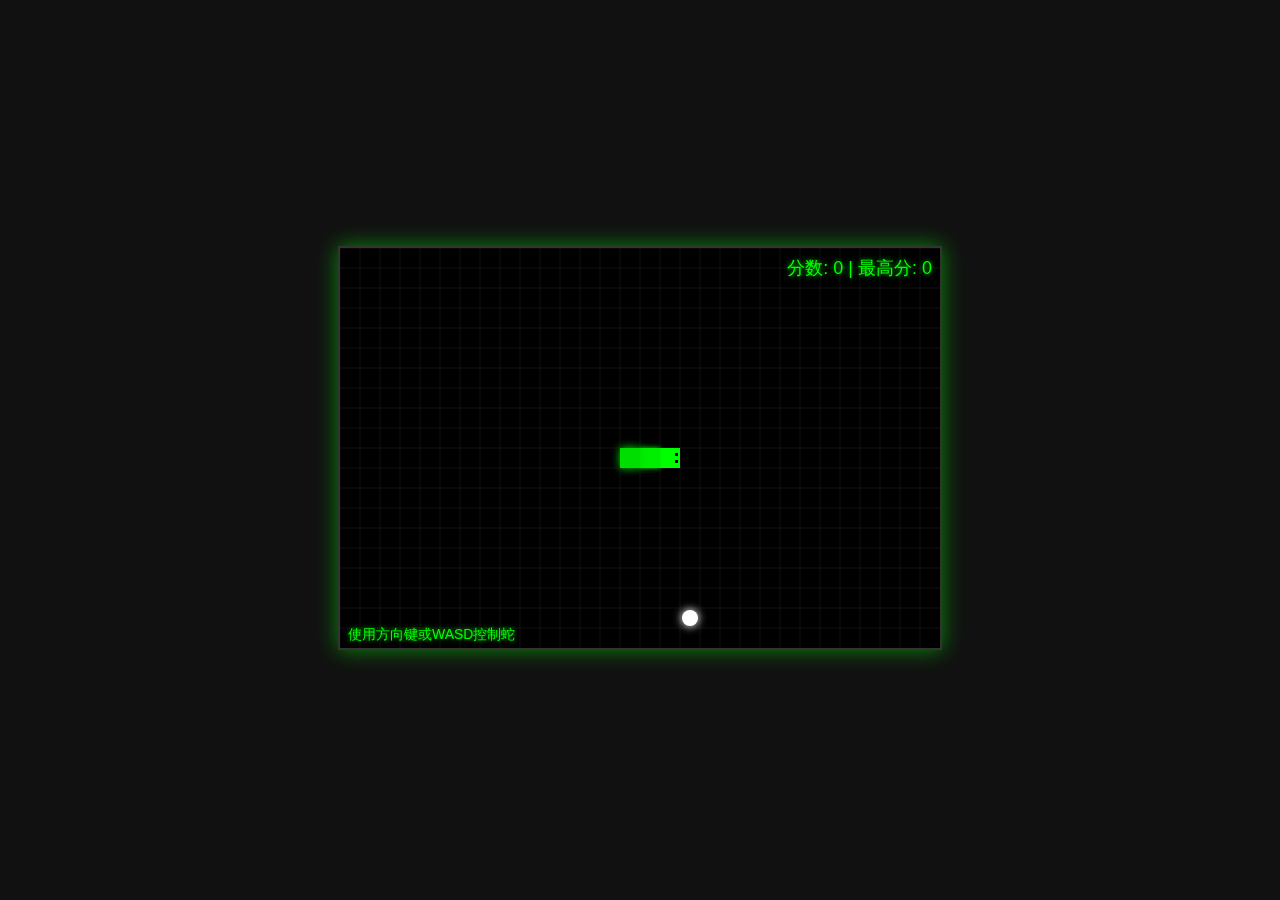
<file: 贪吃蛇.html>
<!DOCTYPE html>
<html lang="zh">
<head>
    <meta charset="UTF-8">
    <meta name="viewport" content="width=device-width, initial-scale=1.0">
    <title>炫酷贪吃蛇</title>
    <style>
        body {
            margin: 0;
            padding: 0;
            display: flex;
            justify-content: center;
            align-items: center;
            height: 100vh;
            background: #111;
            font-family: Arial, sans-serif;
            overflow: hidden;
        }
        
        .game-container {
            position: relative;
        }
        
        canvas {
            border: 2px solid #333;
            box-shadow: 0 0 20px rgba(0, 255, 0, 0.5);
        }
        
        .score-panel {
            position: absolute;
            top: 10px;
            right: 10px;
            color: #0f0;
            font-size: 18px;
            text-shadow: 0 0 5px rgba(0, 255, 0, 0.8);
        }
        
        .game-over {
            position: absolute;
            top: 50%;
            left: 50%;
            transform: translate(-50%, -50%);
            color: #f00;
            font-size: 36px;
            font-weight: bold;
            text-shadow: 0 0 10px rgba(255, 0, 0, 0.8);
            display: none;
        }
        
        .start-button {
            position: absolute;
            top: 60%;
            left: 50%;
            transform: translate(-50%, -50%);
            padding: 10px 20px;
            background: #0f0;
            color: #000;
            border: none;
            border-radius: 5px;
            font-size: 18px;
            cursor: pointer;
            display: none;
        }
        
        .controls {
            position: absolute;
            bottom: 10px;
            left: 10px;
            color: #0f0;
            font-size: 14px;
            text-shadow: 0 0 5px rgba(0, 255, 0, 0.8);
        }
    </style>
</head>
<body>
    <div class="game-container">
        <canvas id="gameCanvas"></canvas>
        <div class="score-panel">
            分数: <span id="score">0</span> | 最高分: <span id="highScore">0</span>
        </div>
        <div id="gameOver" class="game-over">游戏结束!</div>
        <button id="startButton" class="start-button">重新开始</button>
        <div class="controls">使用方向键或WASD控制蛇</div>
    </div>

    <script>
        document.addEventListener('DOMContentLoaded', () => {
            const canvas = document.getElementById('gameCanvas');
            const ctx = canvas.getContext('2d');
            const scoreElement = document.getElementById('score');
            const highScoreElement = document.getElementById('highScore');
            const gameOverElement = document.getElementById('gameOver');
            const startButton = document.getElementById('startButton');
            
            // 设置画布大小
            canvas.width = 600;
            canvas.height = 400;
            
            // 游戏变量
            const gridSize = 20;
            const gridWidth = canvas.width / gridSize;
            const gridHeight = canvas.height / gridSize;
            
            let snake = [];
            let food = {};
            let bonusFood = {};
            let direction = 'right';
            let newDirection = 'right';
            let score = 0;
            let highScore = localStorage.getItem('snakeHighScore') || 0;
            let gameSpeed = 100;
            let gameLoop;
            let isPaused = false;
            let particles = [];
            let hasBonusFood = false;
            let bonusFoodTimer = 0;
            let effectsTimer = 0;
            let snakeColors = ['#00ff00', '#00ee00', '#00dd00', '#00cc00', '#00bb00'];
            
            highScoreElement.textContent = highScore;
            
            // 初始化游戏
            function initGame() {
                // 创建蛇
                snake = [
                    {x: 10, y: 10},
                    {x: 9, y: 10},
                    {x: 8, y: 10}
                ];
                
                // 创建食物
                createFood();
                
                // 重置变量
                direction = 'right';
                newDirection = 'right';
                score = 0;
                scoreElement.textContent = score;
                gameSpeed = 100;
                particles = [];
                hasBonusFood = false;
                bonusFoodTimer = 0;
                effectsTimer = 0;
                
                // 隐藏游戏结束和开始按钮
                gameOverElement.style.display = 'none';
                startButton.style.display = 'none';
                
                // 启动游戏循环
                clearInterval(gameLoop);
                gameLoop = setInterval(gameUpdate, gameSpeed);
            }
            
            // 创建食物
            function createFood() {
                food = {
                    x: Math.floor(Math.random() * gridWidth),
                    y: Math.floor(Math.random() * gridHeight),
                    color: getRandomColor()
                };
                
                // 确保食物不在蛇身上
                for (let segment of snake) {
                    if (segment.x === food.x && segment.y === food.y) {
                        createFood();
                        break;
                    }
                }
            }
            
            // 创建奖励食物
            function createBonusFood() {
                bonusFood = {
                    x: Math.floor(Math.random() * gridWidth),
                    y: Math.floor(Math.random() * gridHeight),
                    color: '#ff00ff',
                    value: Math.floor(Math.random() * 3) + 3,
                    timeLeft: 100
                };
                
                // 确保奖励食物不在蛇身上或常规食物位置
                for (let segment of snake) {
                    if ((segment.x === bonusFood.x && segment.y === bonusFood.y) || 
                        (food.x === bonusFood.x && food.y === bonusFood.y)) {
                        createBonusFood();
                        break;
                    }
                }
                
                hasBonusFood = true;
            }
            
            // 游戏更新
            function gameUpdate() {
                if (isPaused) return;
                
                moveSnake();
                checkCollision();
                drawGame();
                
                // 奖励食物处理
                bonusFoodTimer++;
                if (bonusFoodTimer >= 150 && !hasBonusFood) {
                    createBonusFood();
                    bonusFoodTimer = 0;
                }
                
                // 特效更新
                updateParticles();
                effectsTimer++;
            }
            
            // 移动蛇
            function moveSnake() {
                direction = newDirection;
                
                // 创建新头部
                const head = {x: snake[0].x, y: snake[0].y};
                
                switch(direction) {
                    case 'up':
                        head.y--;
                        break;
                    case 'down':
                        head.y++;
                        break;
                    case 'left':
                        head.x--;
                        break;
                    case 'right':
                        head.x++;
                        break;
                }
                
                // 边界处理 - 穿墙
                if (head.x < 0) head.x = gridWidth - 1;
                if (head.x >= gridWidth) head.x = 0;
                if (head.y < 0) head.y = gridHeight - 1;
                if (head.y >= gridHeight) head.y = 0;
                
                // 将新头部添加到蛇的前面
                snake.unshift(head);
                
                // 检查是否吃到食物
                let ate = false;
                
                if (head.x === food.x && head.y === food.y) {
                    score++;
                    scoreElement.textContent = score;
                    createFood();
                    createParticles(head.x * gridSize, head.y * gridSize, food.color);
                    ate = true;
                    
                    // 增加游戏速度
                    if (score % 5 === 0) {
                        gameSpeed = Math.max(50, gameSpeed - 5);
                        clearInterval(gameLoop);
                        gameLoop = setInterval(gameUpdate, gameSpeed);
                    }
                }
                
                // 检查是否吃到奖励食物
                if (hasBonusFood && head.x === bonusFood.x && head.y === bonusFood.y) {
                    score += bonusFood.value;
                    scoreElement.textContent = score;
                    createParticles(head.x * gridSize, head.y * gridSize, bonusFood.color, 30);
                    hasBonusFood = false;
                    bonusFoodTimer = 0;
                    ate = true;
                }
                
                // 如果没有吃到食物，则移除尾部
                if (!ate) {
                    snake.pop();
                }
                
                // 更新奖励食物计时器
                if (hasBonusFood) {
                    bonusFood.timeLeft--;
                    if (bonusFood.timeLeft <= 0) {
                        hasBonusFood = false;
                        bonusFoodTimer = 0;
                    }
                }
            }
            
            // 检查碰撞
            function checkCollision() {
                const head = snake[0];
                
                // 检查蛇是否碰到自己
                for (let i = 1; i < snake.length; i++) {
                    if (head.x === snake[i].x && head.y === snake[i].y) {
                        gameOver();
                        return;
                    }
                }
            }
            
            // 游戏结束
            function gameOver() {
                clearInterval(gameLoop);
                gameOverElement.style.display = 'block';
                startButton.style.display = 'block';
                
                // 更新最高分
                if (score > highScore) {
                    highScore = score;
                    highScoreElement.textContent = highScore;
                    localStorage.setItem('snakeHighScore', highScore);
                }
            }
            
            // 绘制游戏
            function drawGame() {
                // 清除画布
                ctx.fillStyle = '#000';
                ctx.fillRect(0, 0, canvas.width, canvas.height);
                
                // 绘制网格
                drawGrid();
                
                // 绘制蛇
                drawSnake();
                
                // 绘制食物
                drawFood();
                
                // 绘制奖励食物
                if (hasBonusFood) {
                    drawBonusFood();
                }
                
                // 绘制粒子效果
                drawParticles();
            }
            
            // 绘制网格
            function drawGrid() {
                ctx.strokeStyle = '#222';
                ctx.lineWidth = 0.5;
                
                for (let x = 0; x < canvas.width; x += gridSize) {
                    ctx.beginPath();
                    ctx.moveTo(x, 0);
                    ctx.lineTo(x, canvas.height);
                    ctx.stroke();
                }
                
                for (let y = 0; y < canvas.height; y += gridSize) {
                    ctx.beginPath();
                    ctx.moveTo(0, y);
                    ctx.lineTo(canvas.width, y);
                    ctx.stroke();
                }
            }
            
            // 绘制蛇
            function drawSnake() {
                snake.forEach((segment, index) => {
                    const colorIndex = index % snakeColors.length;
                    ctx.fillStyle = snakeColors[colorIndex];
                    
                    // 为头部绘制特殊效果
                    if (index === 0) {
                        ctx.fillStyle = '#00ff00';
                        
                        // 绘制蛇头
                        const x = segment.x * gridSize;
                        const y = segment.y * gridSize;
                        ctx.fillRect(x, y, gridSize, gridSize);
                        
                        // 绘制眼睛
                        ctx.fillStyle = '#000';
                        
                        if (direction === 'right') {
                            ctx.fillRect(x + gridSize - 5, y + 5, 3, 3);
                            ctx.fillRect(x + gridSize - 5, y + gridSize - 8, 3, 3);
                        } else if (direction === 'left') {
                            ctx.fillRect(x + 2, y + 5, 3, 3);
                            ctx.fillRect(x + 2, y + gridSize - 8, 3, 3);
                        } else if (direction === 'up') {
                            ctx.fillRect(x + 5, y + 2, 3, 3);
                            ctx.fillRect(x + gridSize - 8, y + 2, 3, 3);
                        } else if (direction === 'down') {
                            ctx.fillRect(x + 5, y + gridSize - 5, 3, 3);
                            ctx.fillRect(x + gridSize - 8, y + gridSize - 5, 3, 3);
                        }
                    } else {
                        // 绘制身体部分，带有光晕效果
                        const glow = Math.sin(Date.now() / 200 + index * 0.5) * 5 + 5;
                        ctx.shadowColor = snakeColors[colorIndex];
                        ctx.shadowBlur = glow;
                        ctx.fillRect(segment.x * gridSize, segment.y * gridSize, gridSize, gridSize);
                        ctx.shadowBlur = 0;
                    }
                });
            }
            
            // 绘制食物
            function drawFood() {
                ctx.fillStyle = food.color;
                ctx.shadowColor = food.color;
                ctx.shadowBlur = 10;
                
                const x = food.x * gridSize;
                const y = food.y * gridSize;
                const size = gridSize * 0.8;
                const offset = (gridSize - size) / 2;
                
                ctx.beginPath();
                ctx.arc(x + gridSize/2, y + gridSize/2, size/2, 0, Math.PI * 2);
                ctx.fill();
                
                // 绘制闪光效果
                const pulseSize = size * (0.8 + Math.sin(Date.now() / 200) * 0.2);
                ctx.fillStyle = 'rgba(255, 255, 255, 0.3)';
                ctx.beginPath();
                ctx.arc(x + gridSize/2, y + gridSize/2, pulseSize/2, 0, Math.PI * 2);
                ctx.fill();
                
                ctx.shadowBlur = 0;
            }
            
            // 绘制奖励食物
            function drawBonusFood() {
                const blinkRate = bonusFood.timeLeft < 30 ? 200 : 500;
                const isVisible = bonusFood.timeLeft % blinkRate < blinkRate / 2 || bonusFood.timeLeft > 30;
                
                if (isVisible) {
                    ctx.fillStyle = bonusFood.color;
                    ctx.shadowColor = bonusFood.color;
                    ctx.shadowBlur = 15;
                    
                    const x = bonusFood.x * gridSize;
                    const y = bonusFood.y * gridSize;
                    
                    // 绘制星形
                    drawStar(x + gridSize/2, y + gridSize/2, 5, gridSize * 0.4, gridSize * 0.2);
                    
                    // 显示分值
                    ctx.fillStyle = '#fff';
                    ctx.font = 'bold 10px Arial';
                    ctx.textAlign = 'center';
                    ctx.fillText(`+${bonusFood.value}`, x + gridSize/2, y + gridSize/2 + 3);
                    
                    ctx.shadowBlur = 0;
                }
            }
            
            // 绘制星形
            function drawStar(cx, cy, spikes, outerRadius, innerRadius) {
                let rot = Math.PI / 2 * 3;
                let x = cx;
                let y = cy;
                let step = Math.PI / spikes;
                
                ctx.beginPath();
                ctx.moveTo(cx, cy - outerRadius);
                
                for (let i = 0; i < spikes; i++) {
                    x = cx + Math.cos(rot) * outerRadius;
                    y = cy + Math.sin(rot) * outerRadius;
                    ctx.lineTo(x, y);
                    rot += step;
                    
                    x = cx + Math.cos(rot) * innerRadius;
                    y = cy + Math.sin(rot) * innerRadius;
                    ctx.lineTo(x, y);
                    rot += step;
                }
                
                ctx.lineTo(cx, cy - outerRadius);
                ctx.closePath();
                ctx.fill();
            }
            
            // 粒子效果
            function createParticles(x, y, color, count = 15) {
                for (let i = 0; i < count; i++) {
                    particles.push({
                        x: x + gridSize / 2,
                        y: y + gridSize / 2,
                        vx: (Math.random() - 0.5) * 5,
                        vy: (Math.random() - 0.5) * 5,
                        radius: Math.random() * 3 + 1,
                        color: color,
                        life: 30
                    });
                }
            }
            
            function updateParticles() {
                for (let i = particles.length - 1; i >= 0; i--) {
                    const p = particles[i];
                    p.x += p.vx;
                    p.y += p.vy;
                    p.life--;
                    
                    if (p.life <= 0) {
                        particles.splice(i, 1);
                    }
                }
            }
            
            function drawParticles() {
                for (let p of particles) {
                    ctx.fillStyle = p.color;
                    ctx.globalAlpha = p.life / 30;
                    ctx.beginPath();
                    ctx.arc(p.x, p.y, p.radius, 0, Math.PI * 2);
                    ctx.fill();
                }
                ctx.globalAlpha = 1;
            }
            
            // 获取随机颜色
            function getRandomColor() {
                const colors = ['#ff0000', '#00ffff', '#ffff00', '#ff00ff', '#ffffff'];
                return colors[Math.floor(Math.random() * colors.length)];
            }
            
            // 按键控制
            document.addEventListener('keydown', (e) => {
                switch(e.key) {
                    case 'ArrowUp':
                    case 'w':
                    case 'W':
                        if (direction !== 'down') newDirection = 'up';
                        break;
                    case 'ArrowDown':
                    case 's':
                    case 'S':
                        if (direction !== 'up') newDirection = 'down';
                        break;
                    case 'ArrowLeft':
                    case 'a':
                    case 'A':
                        if (direction !== 'right') newDirection = 'left';
                        break;
                    case 'ArrowRight':
                    case 'd':
                    case 'D':
                        if (direction !== 'left') newDirection = 'right';
                        break;
                    case ' ':
                        isPaused = !isPaused;
                        break;
                }
            });
            
            // 开始游戏按钮
            startButton.addEventListener('click', initGame);
            
            // 初始化游戏
            initGame();
        });
    </script>
</body>
</html>
</file>
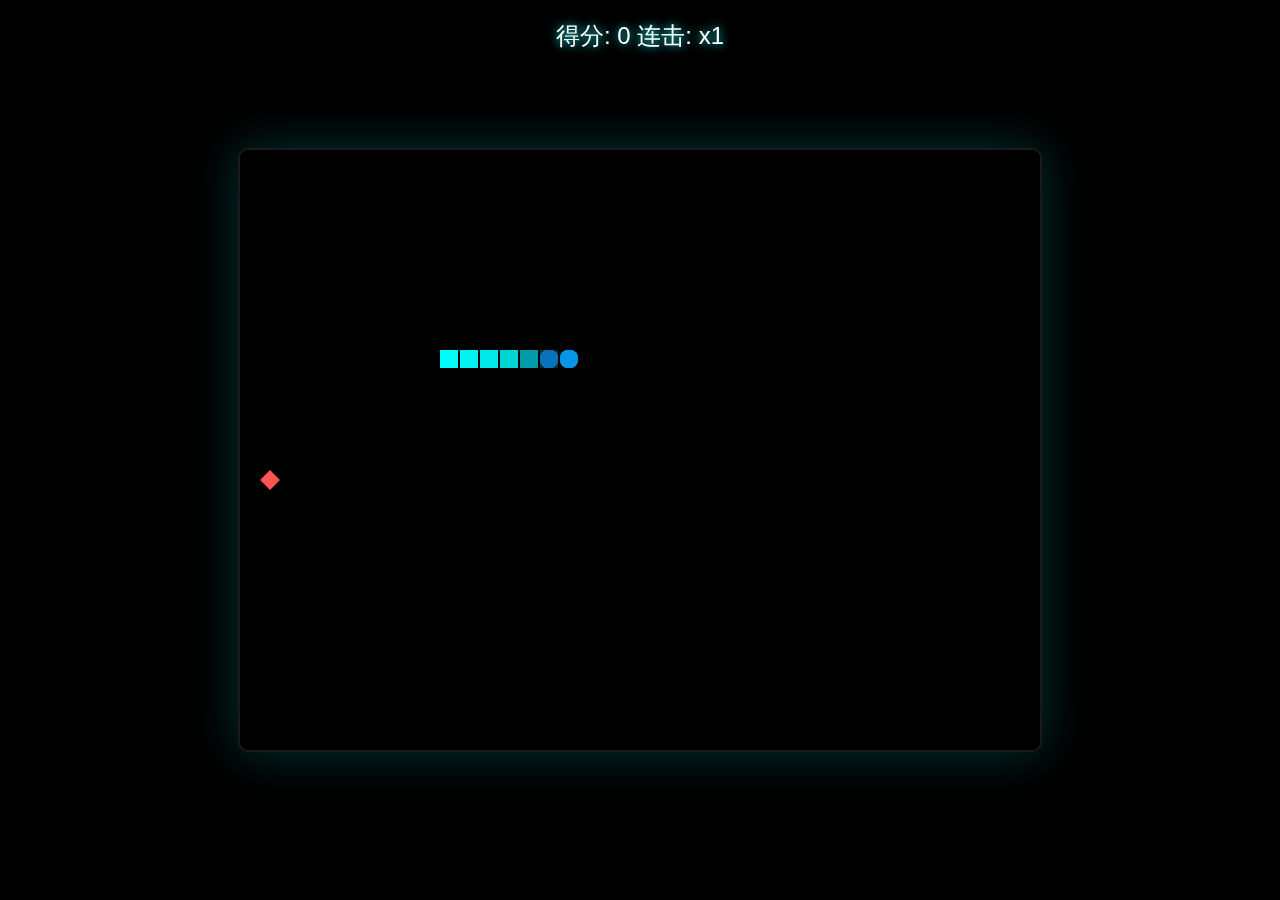
<file: 贪吃蛇d.html>
<!DOCTYPE html>
<html>
<head>
    <title>炫酷贪吃蛇</title>
    <style>
        body {
            margin: 0;
            overflow: hidden;
            background: #000;
            display: flex;
            justify-content: center;
            align-items: center;
            height: 100vh;
        }
        #gameCanvas {
            border: 2px solid rgba(255,255,255,0.1);
            border-radius: 10px;
            box-shadow: 0 0 50px rgba(0,255,255,0.2);
        }
        #hud {
            position: fixed;
            top: 20px;
            color: #fff;
            font-family: Arial;
            font-size: 24px;
            text-shadow: 0 0 10px cyan;
        }
    </style>
</head>
<body>
    <div id="hud">得分: <span id="score">0</span> 连击: <span id="combo">x1</span></div>
    <canvas id="gameCanvas"></canvas>

<script>
const canvas = document.getElementById('gameCanvas');
const ctx = canvas.getContext('2d');
canvas.width = 800;
canvas.height = 600;

let snake = [{x: 10, y: 10}];
let food = {x: 15, y: 15};
let direction = 'right';
let nextDirection = 'right';
let score = 0;
let combo = 1;
let particles = [];
let trail = [];

// 游戏参数
const gridSize = 20;
const baseSpeed = 100;
let speed = baseSpeed;
let lastUpdate = 0;
let isGameOver = false;

// 渐变颜色生成器
function getGradient(progress) {
    const r = Math.sin(progress) * 127 + 128;
    const g = Math.sin(progress + 2) * 127 + 128;
    const b = Math.sin(progress + 4) * 127 + 128;
    return `rgb(${r},${g},${b})`;
}

// 生成粒子效果
function createParticles(x, y) {
    for (let i = 0; i < 20; i++) {
        particles.push({
            x: x * gridSize + gridSize/2,
            y: y * gridSize + gridSize/2,
            vx: (Math.random() - 0.5) * 10,
            vy: (Math.random() - 0.5) * 10,
            life: 1
        });
    }
}

// 生成新食物
function spawnFood() {
    while(true) {
        food = {
            x: Math.floor(Math.random() * (canvas.width/gridSize)),
            y: Math.floor(Math.random() * (canvas.height/gridSize))
        };
        if (!snake.some(segment => segment.x === food.x && segment.y === food.y)) break;
    }
}

// 游戏循环
function gameLoop(timestamp) {
    if (isGameOver) return;

    ctx.fillStyle = 'rgba(0, 0, 0, 0.1)';
    ctx.fillRect(0, 0, canvas.width, canvas.height);

    // 更新粒子系统
    particles = particles.filter(p => {
        p.x += p.vx;
        p.y += p.vy;
        p.vy += 0.5;
        p.life -= 0.02;
        return p.life > 0;
    });

    // 绘制粒子
    particles.forEach(p => {
        ctx.fillStyle = `rgba(0, 255, 255, ${p.life})`;
        ctx.beginPath();
        ctx.arc(p.x, p.y, 3, 0, Math.PI*2);
        ctx.fill();
    });

    // 绘制轨迹
    trail.forEach((t, i) => {
        ctx.fillStyle = `rgba(0, 255, 255, ${0.1 + 0.9*(i/trail.length)})`;
        ctx.fillRect(t.x * gridSize, t.y * gridSize, gridSize-2, gridSize-2);
    });

    // 更新蛇的位置
    if (timestamp - lastUpdate > speed) {
        lastUpdate = timestamp;
        direction = nextDirection;
        trail.unshift({x: snake[0].x, y: snake[0].y});
        if (trail.length > 10) trail.pop();

        const head = {...snake[0]};
        switch(direction) {
            case 'up': head.y--; break;
            case 'down': head.y++; break;
            case 'left': head.x--; break;
            case 'right': head.x++; break;
        }

        // 碰撞检测
        if (head.x < 0 || head.x >= canvas.width/gridSize ||
            head.y < 0 || head.y >= canvas.height/gridSize ||
            snake.some(segment => segment.x === head.x && segment.y === head.y)) {
            isGameOver = true;
            setTimeout(() => {
                snake = [{x: 10, y: 10}];
                direction = 'right';
                score = 0;
                combo = 1;
                spawnFood();
                isGameOver = false;
            }, 2000);
            return;
        }

        snake.unshift(head);

        // 吃食物
        if (head.x === food.x && head.y === food.y) {
            score += 10 * combo;
            combo++;
            speed = Math.max(50, baseSpeed - combo * 2);
            createParticles(food.x, food.y);
            spawnFood();
        } else {
            snake.pop();
            combo = 1;
            speed = baseSpeed;
        }

        document.getElementById('score').textContent = score;
        document.getElementById('combo').textContent = `x${combo}`;
    }

    // 绘制蛇（渐变效果）
    snake.forEach((segment, index) => {
        const progress = (Date.now()/200 + index * 0.2) % (Math.PI * 2);
        ctx.fillStyle = getGradient(progress);
        ctx.beginPath();
        ctx.roundRect(
            segment.x * gridSize, 
            segment.y * gridSize, 
            gridSize-2, 
            gridSize-2, 
            index === 0 ? 8 : 4
        );
        ctx.fill();
    });

    // 绘制食物（旋转效果）
    ctx.save();
    ctx.translate(
        food.x * gridSize + gridSize/2,
        food.y * gridSize + gridSize/2
    );
    ctx.rotate(Date.now()/500);
    ctx.fillStyle = '#FF5555';
    ctx.fillRect(-gridSize/3, -gridSize/3, gridSize/1.5, gridSize/1.5);
    ctx.restore();

    requestAnimationFrame(gameLoop);
}

// 控制
document.addEventListener('keydown', (e) => {
    switch(e.key) {
        case 'ArrowUp': if (direction !== 'down') nextDirection = 'up'; break;
        case 'ArrowDown': if (direction !== 'up') nextDirection = 'down'; break;
        case 'ArrowLeft': if (direction !== 'right') nextDirection = 'left'; break;
        case 'ArrowRight': if (direction !== 'left') nextDirection = 'right'; break;
    }
});

spawnFood();
requestAnimationFrame(gameLoop);
</script>
</body>
</html>
</file>
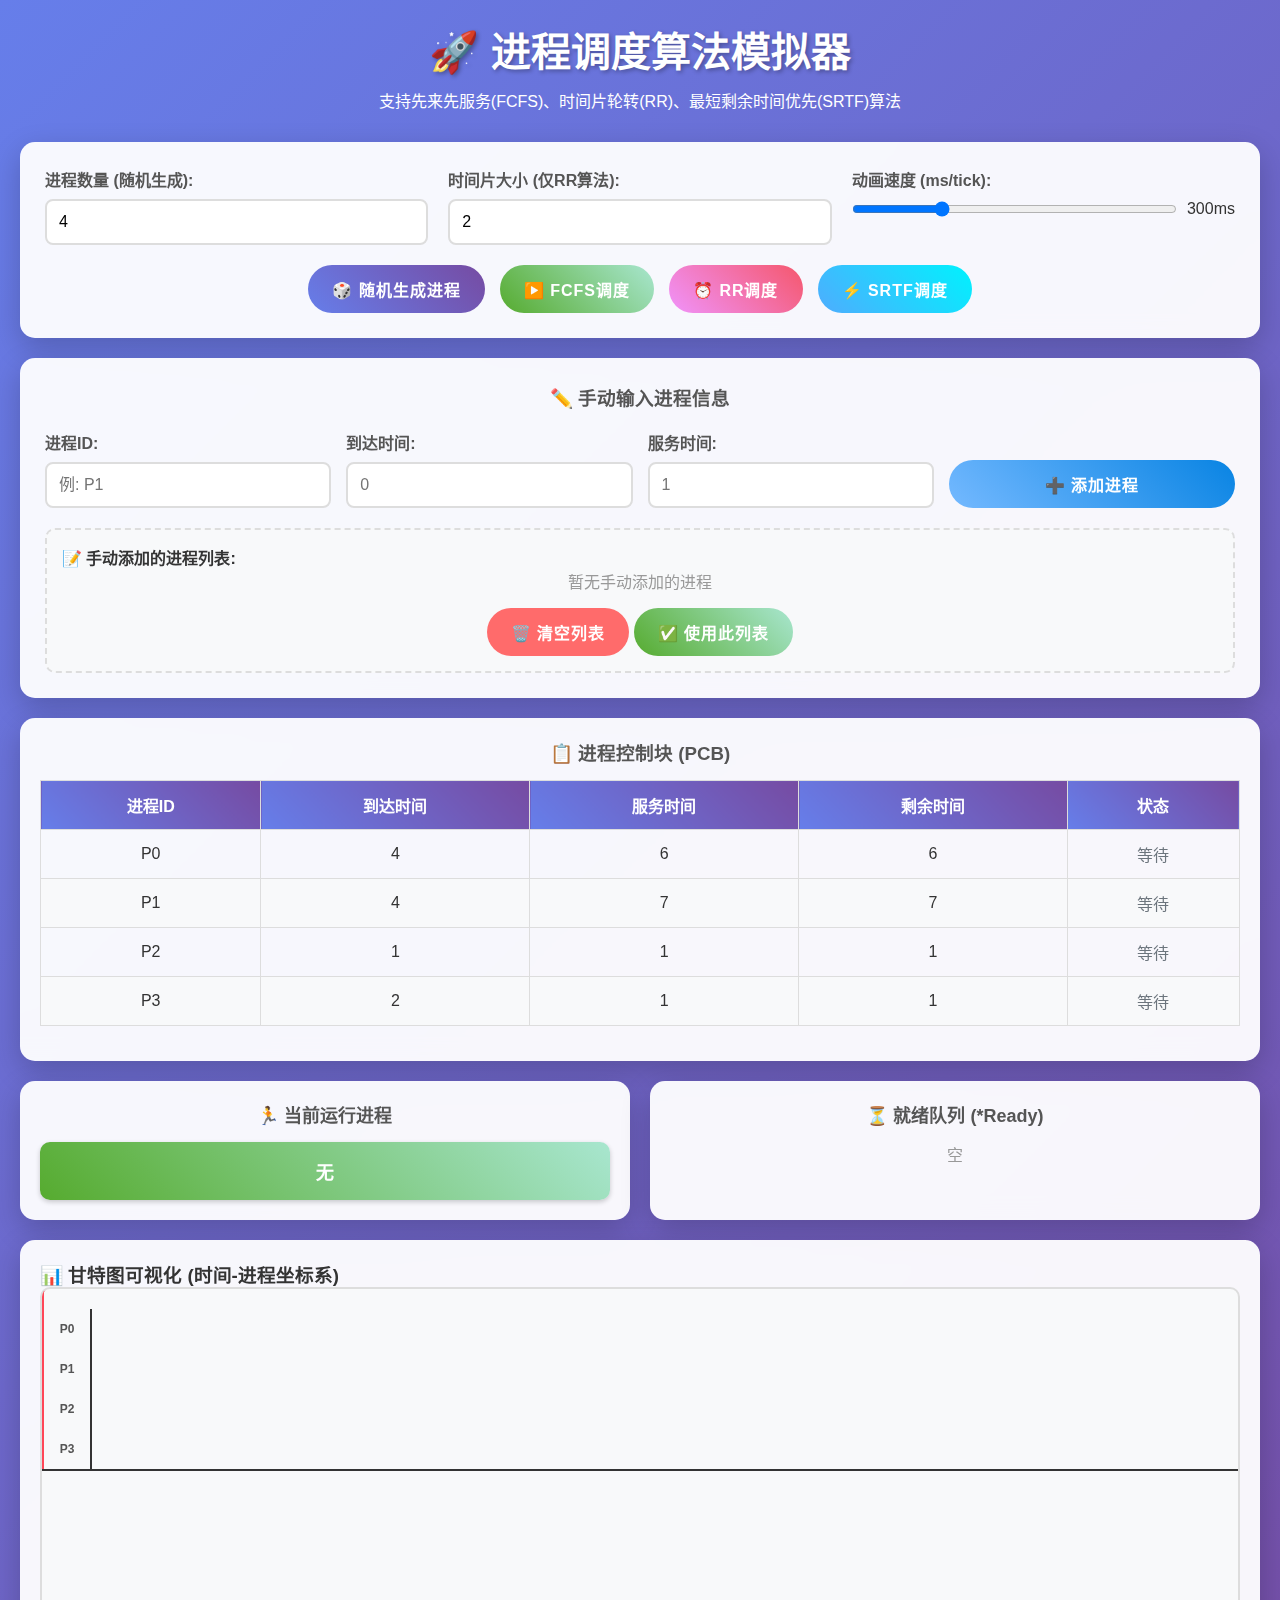
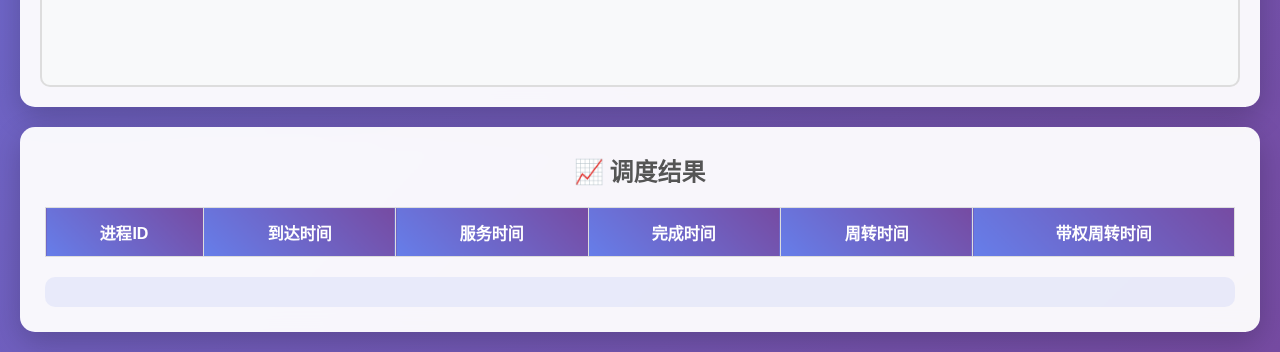
<file: test/OS_1.html>
<!DOCTYPE html>
<html lang="zh-CN">
<head>
    <meta charset="UTF-8">
    <meta name="viewport" content="width=device-width, initial-scale=1.0">
    <title>进程调度算法模拟器 (对齐优化版)</title>
    <style>
        * {
            margin: 0;
            padding: 0;
            box-sizing: border-box;
        }

        body {
            font-family: 'Microsoft YaHei', Arial, sans-serif;
            background: linear-gradient(135deg, #667eea 0%, #764ba2 100%);
            min-height: 100vh;
            color: #333;
        }

        .container {
            max-width: 1400px;
            margin: 0 auto;
            padding: 20px;
        }

        .header {
            text-align: center;
            color: white;
            margin-bottom: 30px;
        }

        .header h1 {
            font-size: 2.5em;
            margin-bottom: 10px;
            text-shadow: 2px 2px 4px rgba(0,0,0,0.3);
        }

        .control-panel {
            background: rgba(255,255,255,0.95);
            padding: 25px;
            border-radius: 15px;
            box-shadow: 0 10px 30px rgba(0,0,0,0.2);
            margin-bottom: 20px;
            backdrop-filter: blur(10px);
        }

        .input-section {
            display: grid;
            grid-template-columns: repeat(auto-fit, minmax(200px, 1fr));
            gap: 20px;
            margin-bottom: 20px;
        }

        .form-group {
            display: flex;
            flex-direction: column;
        }

        .form-group label {
            font-weight: bold;
            margin-bottom: 8px;
            color: #555;
        }

        .form-group input, .form-group select {
            padding: 12px;
            border: 2px solid #ddd;
            border-radius: 8px;
            font-size: 16px;
            transition: border-color 0.3s;
        }

        .form-group input:focus, .form-group select:focus {
            outline: none;
            border-color: #667eea;
            box-shadow: 0 0 0 3px rgba(102, 126, 234, 0.1);
        }

        .speed-control {
            display: flex;
            align-items: center;
            gap: 10px;
        }
        .speed-control input[type="range"] {
            flex-grow: 1;
            padding: 0;
        }


        .buttons {
            display: flex;
            gap: 15px;
            justify-content: center;
            flex-wrap: wrap;
        }

        .btn {
            padding: 12px 24px;
            border: none;
            border-radius: 25px;
            font-size: 16px;
            font-weight: bold;
            cursor: pointer;
            transition: all 0.3s;
            text-transform: uppercase;
            letter-spacing: 1px;
        }

        .btn-primary {
            background: linear-gradient(45deg, #667eea, #764ba2);
            color: white;
        }

        .btn-success {
            background: linear-gradient(45deg, #56ab2f, #a8e6cf);
            color: white;
        }

        .btn-warning {
            background: linear-gradient(45deg, #f093fb, #f5576c);
            color: white;
        }

        .btn-info {
            background: linear-gradient(45deg, #4facfe, #00f2fe);
            color: white;
        }

        .btn-secondary {
            background: linear-gradient(45deg, #74b9ff, #0984e3);
            color: white;
        }

        .btn:hover {
            transform: translateY(-2px);
            box-shadow: 0 5px 15px rgba(0,0,0,0.2);
        }
        .btn:disabled {
            background: #bdc3c7;
            cursor: not-allowed;
            transform: none;
            box-shadow: none;
        }

        .manual-input {
            background: rgba(255,255,255,0.95);
            padding: 25px;
            border-radius: 15px;
            box-shadow: 0 10px 30px rgba(0,0,0,0.2);
            margin-bottom: 20px;
            backdrop-filter: blur(10px);
        }

        .manual-input h3 {
            margin-bottom: 20px;
            color: #555;
            text-align: center;
        }

        .process-input-form {
            display: grid;
            grid-template-columns: repeat(auto-fit, minmax(150px, 1fr));
            gap: 15px;
            margin-bottom: 15px;
            align-items: end;
        }

        .process-list {
            margin-top: 20px;
            padding: 15px;
            background: #f8f9fa;
            border-radius: 10px;
            border: 2px dashed #ddd;
        }

        .process-item-manual {
            display: flex;
            justify-content: space-between;
            align-items: center;
            padding: 10px 15px;
            margin: 5px 0;
            background: white;
            border-radius: 8px;
            box-shadow: 0 2px 5px rgba(0,0,0,0.1);
        }

        .process-info {
            font-weight: bold;
        }

        .delete-btn {
            background: #ff4757;
            color: white;
            border: none;
            padding: 5px 10px;
            border-radius: 5px;
            cursor: pointer;
            font-size: 12px;
        }

        .delete-btn:hover {
            background: #ff3742;
        }

        .process-table {
            background: rgba(255,255,255,0.95);
            padding: 20px;
            border-radius: 15px;
            box-shadow: 0 10px 30px rgba(0,0,0,0.2);
            margin-bottom: 20px;
            backdrop-filter: blur(10px);
        }

        .process-table h3 {
            margin-bottom: 15px;
            color: #555;
            text-align: center;
        }

        table {
            width: 100%;
            border-collapse: collapse;
            margin-bottom: 15px;
        }

        th, td {
            padding: 12px;
            text-align: center;
            border: 1px solid #ddd;
        }

        th {
            background: linear-gradient(45deg, #667eea, #764ba2);
            color: white;
            font-weight: bold;
        }

        tr:nth-child(even) {
            background-color: #f8f9fa;
        }

        tr:hover {
            background-color: #e3f2fd;
        }

        .visualization {
            background: rgba(255,255,255,0.95);
            padding: 20px;
            border-radius: 15px;
            box-shadow: 0 10px 30px rgba(0,0,0,0.2);
            margin-bottom: 20px;
            backdrop-filter: blur(10px);
        }

        .gantt-chart {
            position: relative;
            height: 400px;
            overflow-x: auto;
            overflow-y: hidden;
            border: 2px solid #ddd;
            border-radius: 10px;
            background: #f8f9fa;
        }

        .chart-container {
            position: relative;
            min-width: 100%;
            height: 100%;
        }

        .time-axis {
            position: absolute;
            bottom: 0;
            left: 0;
            right: 0;
            height: 30px;
            border-top: 2px solid #333;
        }

        .process-axis {
            position: absolute;
            left: 0;
            top: 20px;
            bottom: 30px;
            width: 50px;
            border-right: 2px solid #333;
        }

        .process-bar {
            position: absolute;
            border-radius: 5px;
            display: flex;
            align-items: center;
            justify-content: center;
            color: white;
            font-weight: bold;
            font-size: 14px;
            box-shadow: 0 2px 5px rgba(0,0,0,0.3);
            border: 1px solid rgba(0,0,0,0.2);
            white-space: nowrap;
            overflow: hidden;
            text-overflow: ellipsis;
        }

        .process-label {
            position: absolute;
            left: 5px;
            width: 40px;
            text-align: center;
            font-weight: bold;
            font-size: 12px;
            color: #555;
            display: flex;
            align-items: center;
            justify-content: center;
        }

        .time-label {
            position: absolute;
            bottom: 5px;
            font-size: 10px;
            color: #555;
            transform: translateX(-50%);
        }

        .current-time-line {
            position: absolute;
            top: 0;
            bottom: 30px; /* Aligns with the time axis */
            width: 2px;
            background: #ff4757;
            z-index: 100;
            transition: left 0.2s linear;
        }

        .current-time-line::before {
            content: '';
            position: absolute;
            top: -5px;
            left: -5px;
            width: 0;
            height: 0;
            border-left: 6px solid transparent;
            border-right: 6px solid transparent;
            border-top: 10px solid #ff4757;
        }

        .status-panel {
            display: grid;
            grid-template-columns: 1fr 1fr;
            gap: 20px;
            margin-bottom: 20px;
        }

        .status-box {
            background: rgba(255,255,255,0.95);
            padding: 20px;
            border-radius: 15px;
            box-shadow: 0 10px 30px rgba(0,0,0,0.2);
            backdrop-filter: blur(10px);
        }

        .status-box h4 {
            margin-bottom: 15px;
            color: #555;
            text-align: center;
            font-size: 18px;
        }

        .ready-queue {
            display: flex;
            flex-wrap: wrap;
            gap: 10px;
            justify-content: center;
            min-height: 30px;
        }

        .process-item {
            background: linear-gradient(45deg, #4facfe, #00f2fe);
            color: white;
            padding: 8px 15px;
            border-radius: 20px;
            font-weight: bold;
            font-size: 14px;
            box-shadow: 0 2px 5px rgba(0,0,0,0.2);
        }

        .running-process {
            background: linear-gradient(45deg, #56ab2f, #a8e6cf);
            color: white;
            padding: 15px;
            border-radius: 10px;
            text-align: center;
            font-size: 18px;
            font-weight: bold;
            box-shadow: 0 2px 5px rgba(0,0,0,0.2);
            min-height: 58px;
            display: flex;
            justify-content: center;
            align-items: center;
        }

        .results {
            background: rgba(255,255,255,0.95);
            padding: 25px;
            border-radius: 15px;
            box-shadow: 0 10px 30px rgba(0,0,0,0.2);
            backdrop-filter: blur(10px);
        }

        .results h3 {
            color: #555;
            margin-bottom: 20px;
            text-align: center;
            font-size: 24px;
        }

        .average-time {
            text-align: center;
            font-size: 20px;
            font-weight: bold;
            color: #667eea;
            margin-top: 20px;
            padding: 15px;
            background: rgba(102, 126, 234, 0.1);
            border-radius: 10px;
        }

        .error-message {
            color: #ff4757;
            font-size: 14px;
            margin-top: 5px;
        }

        .success-message {
            color: #2ed573;
            font-size: 14px;
            margin-top: 5px;
        }

        @media (max-width: 768px) {
            .input-section, .status-panel {
                grid-template-columns: 1fr;
            }
            .buttons {
                flex-direction: column;
                align-items: center;
            }
            .process-input-form {
                grid-template-columns: 1fr;
            }
        }
    </style>
</head>
<body>
    <div class="container">
        <div class="header">
            <h1>🚀 进程调度算法模拟器</h1>
            <p>支持先来先服务(FCFS)、时间片轮转(RR)、最短剩余时间优先(SRTF)算法</p>
        </div>

        <div class="control-panel">
            <div class="input-section">
                <div class="form-group">
                    <label for="processCount">进程数量 (随机生成):</label>
                    <input type="number" id="processCount" value="4" min="1" max="10">
                </div>
                <div class="form-group">
                    <label for="timeQuantum">时间片大小 (仅RR算法):</label>
                    <input type="number" id="timeQuantum" value="2" min="1" max="10">
                </div>
                 <div class="form-group">
                    <label for="animationSpeed">动画速度 (ms/tick):</label>
                    <div class="speed-control">
                        <input type="range" id="animationSpeed" min="50" max="1000" value="300" oninput="updateSpeed(this.value)">
                        <span id="speedValue">300ms</span>
                    </div>
                </div>
            </div>
            
            <div id="buttonsContainer" class="buttons">
                <button class="btn btn-primary" onclick="generateRandomProcesses()">🎲 随机生成进程</button>
                <button class="btn btn-success" onclick="startScheduling('FCFS')">▶️ FCFS调度</button>
                <button class="btn btn-warning" onclick="startScheduling('RR')">⏰ RR调度</button>
                <button class="btn btn-info" onclick="startScheduling('SRTF')">⚡ SRTF调度</button>
            </div>
        </div>

        <div class="manual-input">
            <h3>✏️ 手动输入进程信息</h3>
            <div class="process-input-form">
                <div class="form-group">
                    <label for="processId">进程ID:</label>
                    <input type="text" id="processId" placeholder="例: P1">
                </div>
                <div class="form-group">
                    <label for="arrivalTime">到达时间:</label>
                    <input type="number" id="arrivalTime" min="0" max="100" placeholder="0">
                </div>
                <div class="form-group">
                    <label for="serviceTime">服务时间:</label>
                    <input type="number" id="serviceTime" min="1" max="50" placeholder="1">
                </div>
                <div class="form-group">
                    <button class="btn btn-secondary" onclick="addManualProcess()">➕ 添加进程</button>
                </div>
            </div>
            <div id="inputMessage"></div>
            
            <div class="process-list">
                <h4>📝 手动添加的进程列表:</h4>
                <div id="manualProcessList">
                    <p style="color: #999; text-align: center;">暂无手动添加的进程</p>
                </div>
                <div style="text-align: center; margin-top: 15px;">
                    <button class="btn btn-warning" onclick="clearManualProcesses()" style="background: #ff6b6b;">🗑️ 清空列表</button>
                    <button class="btn btn-success" onclick="useManualProcesses()">✅ 使用此列表</button>
                </div>
            </div>
        </div>

        <div class="process-table">
            <h3>📋 进程控制块 (PCB)</h3>
            <table id="processTable">
                <thead>
                    <tr>
                        <th>进程ID</th>
                        <th>到达时间</th>
                        <th>服务时间</th>
                        <th>剩余时间</th>
                        <th>状态</th>
                    </tr>
                </thead>
                <tbody id="processTableBody">
                </tbody>
            </table>
        </div>

        <div class="status-panel">
            <div class="status-box">
                <h4>🏃 当前运行进程</h4>
                <div id="runningProcess" class="running-process">无</div>
            </div>
            <div class="status-box">
                <h4>⏳ 就绪队列 (*Ready)</h4>
                <div id="readyQueue" class="ready-queue"></div>
            </div>
        </div>

        <div class="visualization">
            <h3>📊 甘特图可视化 (时间-进程坐标系)</h3>
            <div class="gantt-chart">
                <div class="chart-container" id="chartContainer">
                    <div class="process-axis" id="processAxis"></div>
                    <div class="time-axis" id="timeAxis"></div>
                    <div class="current-time-line" id="currentTimeLine"></div>
                </div>
            </div>
        </div>

        <div class="results">
            <h3>📈 调度结果</h3>
            <table id="resultsTable">
                <thead>
                    <tr>
                        <th>进程ID</th>
                        <th>到达时间</th>
                        <th>服务时间</th>
                        <th>完成时间</th>
                        <th>周转时间</th>
                        <th>带权周转时间</th>
                    </tr>
                </thead>
                <tbody id="resultsTableBody">
                </tbody>
            </table>
            <div id="averageTime" class="average-time"></div>
        </div>
    </div>

    <script>
        class PCB {
            constructor(id, arrivalTime, serviceTime) {
                this.id = id;
                this.arrivalTime = arrivalTime;
                this.serviceTime = serviceTime;
                this.remainingTime = serviceTime;
                this.status = 'waiting'; // waiting, ready, running, completed
                this.completionTime = 0;
                this.turnaroundTime = 0;
                this.weightedTurnaroundTime = 0;
            }
        }

        // Global variables and constants
        let processes = [];
        let manualProcesses = [];
        let isAnimating = false;
        let animationSpeed = 300;
        let currentTime = 0;

        const processColors = ['#FF6B6B', '#4ECDC4', '#45B7D1', '#96CEB4', '#FFEAA7', '#DDA0DD', '#98D8C8', '#F7DC6F', '#BB8FCE', '#85C1E9'];
        const GANTT_Y_AXIS_WIDTH = 50;
        const GANTT_SCALE = 30;
        const GANTT_ROW_HEIGHT = 40;
        const GANTT_BAR_HEIGHT = 30;

        // --- Initialization ---
        document.addEventListener('DOMContentLoaded', () => {
            generateRandomProcesses();
            document.getElementById('animationSpeed').value = animationSpeed;
            document.getElementById('speedValue').textContent = `${animationSpeed}ms`;
            const inputs = ['processId', 'arrivalTime', 'serviceTime'];
            inputs.forEach(id => {
                document.getElementById(id).addEventListener('keypress', e => {
                    if (e.key === 'Enter') addManualProcess();
                });
            });
        });

        function updateSpeed(value) {
            animationSpeed = parseInt(value);
            document.getElementById('speedValue').textContent = `${value}ms`;
        }
        
        function setButtonsState(disabled) {
            document.querySelectorAll('#buttonsContainer button, .manual-input button').forEach(btn => {
                btn.disabled = disabled;
            });
            isAnimating = disabled;
        }

        function showMessage(message, type = 'error') {
            const messageDiv = document.getElementById('inputMessage');
            messageDiv.innerHTML = `<div class="${type}-message">${message}</div>`;
            setTimeout(() => { messageDiv.innerHTML = ''; }, 3000);
        }
        
        // --- Process Management ---
        function addManualProcess() {
            if (isAnimating) return;
            const id = document.getElementById('processId').value.trim();
            const arrival = parseInt(document.getElementById('arrivalTime').value) || 0;
            const service = parseInt(document.getElementById('serviceTime').value);

            if (!id || manualProcesses.some(p => p.id === id) || processes.some(p => p.id === id)) {
                showMessage('进程ID不能为空或重复'); return;
            }
            if (!service || service < 1) {
                showMessage('服务时间必须大于0'); return;
            }
            if (arrival < 0) {
                showMessage('到达时间不能为负数'); return;
            }

            manualProcesses.push(new PCB(id, arrival, service));
            ['processId', 'arrivalTime', 'serviceTime'].forEach(id => document.getElementById(id).value = '');
            updateManualProcessList();
            showMessage('进程添加成功！', 'success');
        }

        function updateManualProcessList() {
            const listDiv = document.getElementById('manualProcessList');
            if (manualProcesses.length === 0) {
                listDiv.innerHTML = '<p style="color: #999; text-align: center;">暂无手动添加的进程</p>';
                return;
            }
            listDiv.innerHTML = '';
            manualProcesses.forEach((p, i) => {
                const item = document.createElement('div');
                item.className = 'process-item-manual';
                item.innerHTML = `
                    <div class="process-info">${p.id} - 到达: ${p.arrivalTime}, 服务: ${p.serviceTime}</div>
                    <button class="delete-btn" onclick="removeManualProcess(${i})">删除</button>`;
                listDiv.appendChild(item);
            });
        }

        function removeManualProcess(index) {
            if (isAnimating) return;
            manualProcesses.splice(index, 1);
            updateManualProcessList();
        }

        function clearManualProcesses() {
            if (isAnimating) return;
            manualProcesses = [];
            updateManualProcessList();
        }

        function useManualProcesses() {
            if (isAnimating) return;
            if (manualProcesses.length === 0) {
                showMessage('请先添加进程'); return;
            }
            processes = manualProcesses.map(p => new PCB(p.id, p.arrivalTime, p.serviceTime));
            updateProcessTable();
            clearResults();
            showMessage(`已加载 ${processes.length} 个手动进程`, 'success');
        }

        function generateRandomProcesses() {
            if (isAnimating) return;
            const count = parseInt(document.getElementById('processCount').value);
            processes = [];
            for (let i = 0; i < count; i++) {
                const arrivalTime = Math.floor(Math.random() * (count + 1));
                const serviceTime = Math.floor(Math.random() * 8) + 1;
                processes.push(new PCB(`P${i}`, arrivalTime, serviceTime));
            }
            manualProcesses = [];
            updateManualProcessList();
            updateProcessTable();
            clearResults();
        }

        // --- UI Updates ---
        function updateProcessTable() {
            const tbody = document.getElementById('processTableBody');
            tbody.innerHTML = '';
            const statusColors = { running: '#28a745', ready: '#007bff', waiting: '#6c757d', completed: '#dc3545' };
            const statusTexts = { running: '运行中', ready: '就绪', waiting: '等待', completed: '已完成' };
            
            processes.sort((a,b) => a.id.localeCompare(b.id, undefined, {numeric: true})).forEach(p => {
                const row = tbody.insertRow();
                row.innerHTML = `
                    <td>${p.id}</td><td>${p.arrivalTime}</td><td>${p.serviceTime}</td>
                    <td>${p.remainingTime}</td>
                    <td><span style="color: ${statusColors[p.status] || '#6c757d'}">${statusTexts[p.status] || '未知'}</span></td>`;
            });
        }
        
        function updateStatus(runningProcess, readyQueueIds) {
            document.getElementById('runningProcess').textContent = runningProcess ? runningProcess.id : '无';
            const readyQueueDiv = document.getElementById('readyQueue');
            readyQueueDiv.innerHTML = readyQueueIds.length === 0 ? '<div style="color: #999;">空</div>' :
                readyQueueIds.map(id => `<div class="process-item">${id}</div>`).join('');
        }

        // --- Scheduling Engine ---
        async function startScheduling(algorithm) {
            if (isAnimating) return;
            if (processes.length === 0) { showMessage('请先生成或添加进程'); return; }

            setButtonsState(true);
            processes.forEach(p => {
                p.remainingTime = p.serviceTime; p.status = 'waiting';
                p.completionTime = 0; p.turnaroundTime = 0; p.weightedTurnaroundTime = 0;
            });
            
            clearResults();
            currentTime = 0;
            updateTimeLine();
            updateProcessTable();

            let completedCount = 0;
            const processPool = [...processes].sort((a, b) => a.arrivalTime - b.arrivalTime);
            let readyQueue = [];
            let currentProcess = null;
            let activeBar = null;

            while (completedCount < processes.length) {
                // 1. Move newly arrived processes to ready queue
                let newArrivals = false;
                for (let i = processPool.length - 1; i >= 0; i--) {
                    if (processPool[i].arrivalTime <= currentTime) {
                        const p = processPool.splice(i, 1)[0];
                        p.status = 'ready';
                        readyQueue.push(p);
                        newArrivals = true;
                    }
                }
                
                // 2. Make scheduling decision
                const timeQuantum = parseInt(document.getElementById('timeQuantum').value);
                let needsNewBar = false;

                if (algorithm === 'FCFS') {
                    if (!currentProcess && readyQueue.length > 0) {
                        readyQueue.sort((a, b) => a.arrivalTime - b.arrivalTime);
                        currentProcess = readyQueue.shift();
                        currentProcess.status = 'running';
                        needsNewBar = true;
                    }
                } else if (algorithm === 'SRTF') {
                    const previousProcess = currentProcess;
                    if (currentProcess) readyQueue.push(currentProcess);
                    currentProcess = null;
                    if (readyQueue.length > 0) {
                        readyQueue.sort((a, b) => a.remainingTime - b.remainingTime);
                        currentProcess = readyQueue.shift();
                        currentProcess.status = 'running';
                    }
                    if (currentProcess !== previousProcess) {
                        if (previousProcess) previousProcess.status = 'ready';
                        needsNewBar = true;
                    }
                } else if (algorithm === 'RR') {
                    if (currentProcess && (currentProcess.timeSlice >= timeQuantum || currentProcess.remainingTime === 0)) {
                         if (currentProcess.remainingTime > 0) {
                            currentProcess.status = 'ready';
                            readyQueue.push(currentProcess);
                        }
                        currentProcess = null;
                    }
                    if (!currentProcess && readyQueue.length > 0) {
                        currentProcess = readyQueue.shift();
                        currentProcess.status = 'running';
                        currentProcess.timeSlice = 0;
                        needsNewBar = true;
                    }
                }
                
                // 3. Update UI
                updateStatus(currentProcess, readyQueue.map(p => p.id));
                updateProcessTable();
                drawTimeTick(currentTime);
                
                // 4. Execute for one time unit
                if (currentProcess) {
                    if (needsNewBar) {
                        activeBar = createGanttBar(currentProcess, currentTime);
                    } else if (activeBar) {
                        const currentWidth = parseInt(activeBar.style.width);
                        activeBar.style.width = `${currentWidth + GANTT_SCALE}px`;
                    }

                    currentProcess.remainingTime--;
                    if (algorithm === 'RR') currentProcess.timeSlice++;

                    if (currentProcess.remainingTime === 0) {
                        currentProcess.status = 'completed';
                        currentProcess.completionTime = currentTime + 1;
                        completedCount++;
                        currentProcess = null;
                        activeBar = null;
                    }
                } else {
                    activeBar = null;
                }
                
                // 5. Advance time
                currentTime++;
                updateTimeLine();
                await sleep(animationSpeed);
            }

            calculateResults();
            displayResults();
            setButtonsState(false);
        }

        // --- Gantt Chart ---
        function initializeGanttChart() {
            const chartContainer = document.getElementById('chartContainer');
            const processAxis = document.getElementById('processAxis');
            const timeAxis = document.getElementById('timeAxis');
            
            // Clear content but not the axes themselves
            chartContainer.querySelectorAll('.process-bar, .time-label, .current-time-line').forEach(el => el.remove());
            processAxis.innerHTML = '';
            timeAxis.innerHTML = '';
            
            // Re-add time line
            const timeLine = document.createElement('div');
            timeLine.id = 'currentTimeLine';
            timeLine.className = 'current-time-line';
            chartContainer.appendChild(timeLine);
            
            // Set up process labels on Y-axis
            processes.sort((a,b) => a.id.localeCompare(b.id, undefined, {numeric: true})).forEach((p, i) => {
                const label = document.createElement('div');
                label.className = 'process-label';
                label.textContent = p.id;
                label.style.height = `${GANTT_ROW_HEIGHT}px`;
                label.style.top = `${i * GANTT_ROW_HEIGHT}px`;
                processAxis.appendChild(label);
            });
            chartContainer.style.height = `${processes.length * GANTT_ROW_HEIGHT + 50}px`;
        }

        function createGanttBar(process, time) {
            const chartContainer = document.getElementById('chartContainer');
            const processIndex = processes.findIndex(p => p.id === process.id);
            const bar = document.createElement('div');
            
            bar.className = 'process-bar';
            bar.textContent = process.id;
            bar.style.background = processColors[processIndex % processColors.length];
            bar.style.height = `${GANTT_BAR_HEIGHT}px`;
            // Vertical centering fix
            bar.style.top = `${processIndex * GANTT_ROW_HEIGHT + (GANTT_ROW_HEIGHT - GANTT_BAR_HEIGHT) / 2}px`;
            // Horizontal position fix
            bar.style.left = `${GANTT_Y_AXIS_WIDTH + time * GANTT_SCALE}px`;
            bar.style.width = `${GANTT_SCALE}px`;
            
            chartContainer.appendChild(bar);
            return bar;
        }

        function drawTimeTick(time) {
            const chartContainer = document.getElementById('chartContainer');
            const timeAxis = document.getElementById('timeAxis');
            const requiredWidth = GANTT_Y_AXIS_WIDTH + (time + 5) * GANTT_SCALE;
            if (requiredWidth > chartContainer.scrollWidth) {
                chartContainer.style.width = `${requiredWidth}px`;
            }

            if (time % 2 === 0 && !document.querySelector(`.time-label[data-time='${time}']`)) {
                const label = document.createElement('div');
                label.className = 'time-label';
                label.dataset.time = time;
                label.textContent = time;
                label.style.left = `${GANTT_Y_AXIS_WIDTH + time * GANTT_SCALE}px`;
                timeAxis.appendChild(label);
            }
        }
        
        function updateTimeLine() {
            const timeLine = document.getElementById('currentTimeLine');
            if (timeLine) {
                timeLine.style.left = `${GANTT_Y_AXIS_WIDTH + currentTime * GANTT_SCALE}px`;
            }
        }

        // --- Results ---
        function calculateResults() {
            processes.forEach(p => {
                p.turnaroundTime = p.completionTime - p.arrivalTime;
                p.weightedTurnaroundTime = p.serviceTime > 0 ? p.turnaroundTime / p.serviceTime : 0;
            });
        }

        function displayResults() {
            const tbody = document.getElementById('resultsTableBody');
            tbody.innerHTML = '';
            let totalTurnaround = 0, totalWeighted = 0;
            
            processes.forEach(p => {
                const row = tbody.insertRow();
                row.innerHTML = `
                    <td>${p.id}</td><td>${p.arrivalTime}</td><td>${p.serviceTime}</td>
                    <td>${p.completionTime}</td><td>${p.turnaroundTime}</td>
                    <td>${p.weightedTurnaroundTime.toFixed(2)}</td>`;
                totalTurnaround += p.turnaroundTime;
                totalWeighted += p.weightedTurnaroundTime;
            });
            
            const avgTurnaround = processes.length > 0 ? totalTurnaround / processes.length : 0;
            const avgWeighted = processes.length > 0 ? totalWeighted / processes.length : 0;
            
            document.getElementById('averageTime').innerHTML = `
                <div>平均周转时间: ${avgTurnaround.toFixed(2)}</div>
                <div>平均带权周转时间: ${avgWeighted.toFixed(2)}</div>`;
        }

        function clearResults() {
            document.getElementById('resultsTableBody').innerHTML = '';
            document.getElementById('averageTime').innerHTML = '';
            updateStatus(null, []);
            initializeGanttChart();
        }
        
        function sleep(ms) {
            return new Promise(resolve => setTimeout(resolve, ms));
        }

    </script>
</body>
</html>
</file>
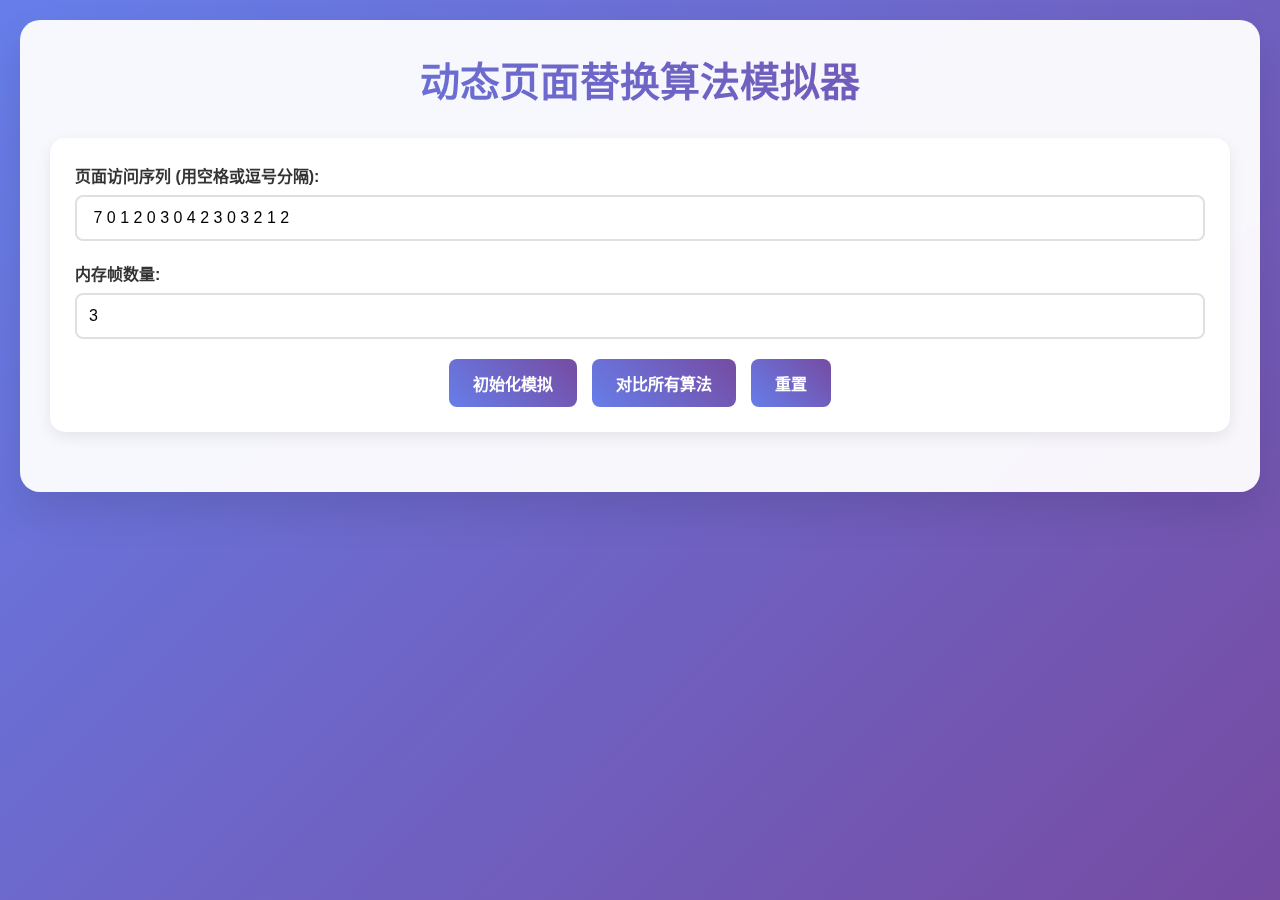
<file: test/OS_2.html>
<!DOCTYPE html>
<html lang="zh-CN">
<head>
    <meta charset="UTF-8">
    <meta name="viewport" content="width=device-width, initial-scale=1.0">
    <title>动态页面替换算法模拟器</title>
    <style>
        * {
            margin: 0;
            padding: 0;
            box-sizing: border-box;
        }

        body {
            font-family: 'Segoe UI', Tahoma, Geneva, Verdana, sans-serif;
            background: linear-gradient(135deg, #667eea 0%, #764ba2 100%);
            min-height: 100vh;
            padding: 20px;
        }

        .container {
            max-width: 1400px;
            margin: 0 auto;
            background: rgba(255, 255, 255, 0.95);
            border-radius: 20px;
            box-shadow: 0 20px 40px rgba(0, 0, 0, 0.1);
            padding: 30px;
            backdrop-filter: blur(10px);
        }

        h1 {
            text-align: center;
            color: #333;
            margin-bottom: 30px;
            font-size: 2.5em;
            background: linear-gradient(45deg, #667eea, #764ba2);
            -webkit-background-clip: text;
            -webkit-text-fill-color: transparent;
            background-clip: text;
        }

        .input-section {
            background: white;
            border-radius: 15px;
            padding: 25px;
            margin-bottom: 30px;
            box-shadow: 0 5px 15px rgba(0, 0, 0, 0.08);
        }

        .input-group {
            margin-bottom: 20px;
        }

        label {
            display: block;
            margin-bottom: 8px;
            font-weight: 600;
            color: #333;
        }

        input, select {
            width: 100%;
            padding: 12px;
            border: 2px solid #e0e0e0;
            border-radius: 8px;
            font-size: 16px;
            transition: all 0.3s ease;
        }

        input:focus, select:focus {
            outline: none;
            border-color: #667eea;
            box-shadow: 0 0 0 3px rgba(102, 126, 234, 0.1);
        }

        .control-buttons {
            display: flex;
            gap: 15px;
            justify-content: center;
            flex-wrap: wrap;
        }

        button {
            padding: 12px 24px;
            border: none;
            border-radius: 8px;
            font-size: 16px;
            font-weight: 600;
            cursor: pointer;
            transition: all 0.3s ease;
            background: linear-gradient(45deg, #667eea, #764ba2);
            color: white;
        }

        button:hover {
            transform: translateY(-2px);
            box-shadow: 0 5px 15px rgba(102, 126, 234, 0.4);
        }

        button:disabled {
            background: #ccc;
            transform: none;
            box-shadow: none;
            cursor: not-allowed;
        }

        .simulation-section {
            background: white;
            border-radius: 15px;
            padding: 25px;
            margin-bottom: 30px;
            box-shadow: 0 8px 25px rgba(0, 0, 0, 0.1);
        }

        .algorithm-selector {
            display: flex;
            gap: 10px;
            margin-bottom: 20px;
            justify-content: center;
            flex-wrap: wrap;
        }

        .algorithm-btn {
            padding: 8px 16px;
            border: 2px solid #e0e0e0;
            background: white;
            color: #333;
            border-radius: 20px;
            cursor: pointer;
            transition: all 0.3s ease;
        }

        .algorithm-btn.active {
            background: linear-gradient(45deg, #667eea, #764ba2);
            color: white;
            border-color: #667eea;
        }

        .current-step {
            text-align: center;
            margin-bottom: 20px;
            padding: 15px;
            background: linear-gradient(135deg, #f8f9fa, #e9ecef);
            border-radius: 10px;
            border-left: 5px solid #667eea;
        }

        .step-info {
            font-size: 1.2em;
            font-weight: 600;
            color: #333;
            margin-bottom: 10px;
        }

        .page-sequence-display {
            display: flex;
            gap: 5px;
            justify-content: center;
            flex-wrap: wrap;
            margin-bottom: 20px;
        }

        .page-item {
            width: 40px;
            height: 40px;
            border: 2px solid #e0e0e0;
            border-radius: 8px;
            display: flex;
            align-items: center;
            justify-content: center;
            font-weight: 700;
            font-size: 14px;
            background: #f8f9fa;
            transition: all 0.3s ease;
        }

        .page-item.current {
            background: linear-gradient(135deg, #667eea, #764ba2);
            color: white;
            border-color: #667eea;
            transform: scale(1.1);
            animation: pulse 1s infinite;
        }

        .page-item.processed {
            background: #e9ecef;
            color: #6c757d;
        }

        @keyframes pulse {
            0%, 100% { opacity: 1; }
            50% { opacity: 0.7; }
        }

        .memory-display {
            background: linear-gradient(135deg, #f8f9fa, #e9ecef);
            border-radius: 15px;
            padding: 25px;
            margin-bottom: 20px;
        }

        .memory-title {
            text-align: center;
            font-size: 1.3em;
            font-weight: 700;
            margin-bottom: 20px;
            color: #333;
        }

        .memory-frames {
            display: flex;
            gap: 15px;
            justify-content: center;
            flex-wrap: wrap;
            margin-bottom: 20px;
        }

        .frame {
            width: 80px;
            height: 80px;
            border: 4px solid #e0e0e0;
            border-radius: 12px;
            display: flex;
            align-items: center;
            justify-content: center;
            font-weight: 700;
            font-size: 20px;
            background: #f8f9fa;
            transition: all 0.5s ease;
            position: relative;
        }

        .frame.empty {
            border-style: dashed;
            color: #adb5bd;
        }

        .frame.filled {
            background: linear-gradient(135deg, #e3f2fd, #bbdefb);
            border-color: #2196f3;
        }

        .frame.hit {
            background: linear-gradient(135deg, #e8f5e8, #c8e6c9);
            border-color: #4caf50;
            animation: frameHit 0.8s ease-in-out;
        }

        .frame.miss {
            background: linear-gradient(135deg, #ffebee, #ffcdd2);
            border-color: #f44336;
            animation: frameMiss 0.8s ease-in-out;
        }

        .frame.replacing {
            animation: frameReplace 1s ease-in-out;
        }

        .frame-label {
            position: absolute;
            bottom: -25px;
            font-size: 12px;
            color: #666;
            font-weight: normal;
        }

        @keyframes frameHit {
            0%, 100% { transform: scale(1); }
            50% { transform: scale(1.15); box-shadow: 0 0 20px rgba(76, 175, 80, 0.5); }
        }

        @keyframes frameMiss {
            0%, 100% { transform: scale(1); }
            50% { transform: scale(1.15); box-shadow: 0 0 20px rgba(244, 67, 54, 0.5); }
        }

        @keyframes frameReplace {
            0% { transform: scale(1); }
            25% { transform: scale(0.8) rotateY(180deg); opacity: 0.5; }
            75% { transform: scale(1.1) rotateY(0deg); opacity: 1; }
            100% { transform: scale(1); }
        }

        .action-info {
            text-align: center;
            padding: 15px;
            margin: 20px 0;
            border-radius: 10px;
            font-weight: 600;
            font-size: 1.1em;
            min-height: 50px;
            display: flex;
            align-items: center;
            justify-content: center;
        }

        .action-hit {
            background: linear-gradient(135deg, #d4edda, #c3e6cb);
            color: #155724;
            border: 2px solid #c3e6cb;
        }

        .action-miss {
            background: linear-gradient(135deg, #f8d7da, #f5c6cb);
            color: #721c24;
            border: 2px solid #f5c6cb;
        }

        .control-panel {
            display: flex;
            gap: 15px;
            justify-content: center;
            align-items: center;
            flex-wrap: wrap;
            padding: 20px;
            background: linear-gradient(135deg, #f8f9fa, #e9ecef);
            border-radius: 12px;
        }

        .speed-control {
            display: flex;
            align-items: center;
            gap: 10px;
        }

        .speed-slider {
            width: 120px;
        }

        .statistics-panel {
            display: grid;
            grid-template-columns: repeat(auto-fit, minmax(200px, 1fr));
            gap: 20px;
            margin-top: 20px;
        }

        .stat-card {
            background: linear-gradient(135deg, #667eea 0%, #764ba2 100%);
            color: white;
            padding: 20px;
            border-radius: 12px;
            text-align: center;
        }

        .stat-title {
            font-size: 0.9em;
            opacity: 0.9;
            margin-bottom: 5px;
        }

        .stat-value {
            font-size: 2em;
            font-weight: 700;
        }

        .algorithm-comparison {
            display: grid;
            grid-template-columns: repeat(auto-fit, minmax(300px, 1fr));
            gap: 20px;
            margin-top: 30px;
        }

        .algorithm-card {
            background: white;
            border-radius: 15px;
            padding: 20px;
            box-shadow: 0 5px 15px rgba(0, 0, 0, 0.1);
            transition: transform 0.3s ease;
        }

        .algorithm-card:hover {
            transform: translateY(-5px);
        }

        .algorithm-name {
            font-size: 1.3em;
            font-weight: 700;
            margin-bottom: 15px;
            text-align: center;
            padding: 10px;
            border-radius: 8px;
            color: white;
        }

        .fifo-card .algorithm-name { background: linear-gradient(45deg, #ff6b6b, #ee5a52); }
        .lru-card .algorithm-name { background: linear-gradient(45deg, #4ecdc4, #44a08d); }
        .opt-card .algorithm-name { background: linear-gradient(45deg, #45b7d1, #96c93d); }

        @media (max-width: 768px) {
            .container {
                padding: 20px;
            }
            
            .control-buttons, .algorithm-selector {
                flex-direction: column;
                align-items: center;
            }
            
            .memory-frames {
                gap: 10px;
            }
            
            .frame {
                width: 60px;
                height: 60px;
                font-size: 16px;
            }
        }
    </style>
</head>
<body>
    <div class="container">
        <h1>动态页面替换算法模拟器</h1>
        
        <div class="input-section">
            <div class="input-group">
                <label for="pageSequence">页面访问序列 (用空格或逗号分隔):</label>
                <input type="text" id="pageSequence" placeholder="例: 7 0 1 2 0 3 0 4 2 3 0 3 2 1 2" value=" 7 0 1 2 0 3 0 4 2 3 0 3 2 1 2">
            </div>
            
            <div class="input-group">
                <label for="frameCount">内存帧数量:</label>
                <input type="number" id="frameCount" min="1" max="6" value="3">
            </div>
            
            <div class="control-buttons">
                <button onclick="initializeSimulation()">初始化模拟</button>
                <button onclick="compareAlgorithms()">对比所有算法</button>
                <button onclick="resetSimulation()">重置</button>
            </div>
        </div>

        <div id="simulationSection" class="simulation-section" style="display: none;">
            <div class="algorithm-selector">
                <div class="algorithm-btn active" data-algorithm="FIFO">FIFO</div>
                <div class="algorithm-btn" data-algorithm="LRU">LRU</div>
                <div class="algorithm-btn" data-algorithm="OPT">OPT</div>
            </div>

            <div class="current-step">
                <div class="step-info" id="stepInfo">点击"下一步"开始模拟</div>
                <div class="page-sequence-display" id="pageSequenceDisplay"></div>
            </div>

            <div class="memory-display">
                <div class="memory-title">内存帧状态</div>
                <div class="memory-frames" id="memoryFrames"></div>
            </div>

            <div class="action-info" id="actionInfo">准备开始模拟...</div>

            <div class="control-panel">
                <button id="prevBtn" onclick="previousStep()" disabled>上一步</button>
                <button id="nextBtn" onclick="nextStep()">下一步</button>
                <button id="playBtn" onclick="toggleAutoPlay()">自动播放</button>
                <button onclick="resetCurrentAlgorithm()">重置当前算法</button>
                
                <div class="speed-control">
                    <label>速度:</label>
                    <input type="range" id="speedSlider" class="speed-slider" min="500" max="3000" value="1500" step="250">
                    <span id="speedDisplay">1.5s</span>
                </div>
            </div>

            <div class="statistics-panel">
                <div class="stat-card">
                    <div class="stat-title">当前步骤</div>
                    <div class="stat-value" id="currentStepStat">0</div>
                </div>
                <div class="stat-card">
                    <div class="stat-title">缺页次数</div>
                    <div class="stat-value" id="pageFaultsStat">0</div>
                </div>
                <div class="stat-card">
                    <div class="stat-title">命中次数</div>
                    <div class="stat-value" id="hitsStat">0</div>
                </div>
                <div class="stat-card">
                    <div class="stat-title">命中率</div>
                    <div class="stat-value" id="hitRateStat">0%</div>
                </div>
            </div>
        </div>

        <div id="comparisonSection" class="algorithm-comparison" style="display: none;"></div>
    </div>

    <script>
        let currentAlgorithm = 'FIFO';
        let currentStep = 0;
        let pageSequence = [];
        let frameCount = 3;
        let simulationSteps = [];
        let isAutoPlaying = false;
        let autoPlayInterval = null;
        let algorithmResults = {};

        // 初始化页面序列显示
        function initializePageSequenceDisplay() {
            const display = document.getElementById('pageSequenceDisplay');
            display.innerHTML = pageSequence.map((page, index) => 
                `<div class="page-item" data-index="${index}">${page}</div>`
            ).join('');
        }

        // 初始化内存帧显示
        function initializeMemoryFrames() {
            const container = document.getElementById('memoryFrames');
            container.innerHTML = '';
            
            for (let i = 0; i < frameCount; i++) {
                const frame = document.createElement('div');
                frame.className = 'frame empty';
                frame.innerHTML = '-';
                frame.appendChild(document.createElement('div'));
                frame.lastChild.className = 'frame-label';
                frame.lastChild.textContent = `帧${i + 1}`;
                container.appendChild(frame);
            }
        }

        // 解析页面序列
        function parsePageSequence(input) {
            return input.trim().split(/[\s,]+/).map(x => parseInt(x)).filter(x => !isNaN(x));
        }

        // 初始化模拟
        function initializeSimulation() {
            const pageSeqInput = document.getElementById('pageSequence').value;
            const frameCountInput = parseInt(document.getElementById('frameCount').value);
            
            if (!pageSeqInput.trim()) {
                alert('请输入页面访问序列');
                return;
            }
            
            if (frameCountInput < 1 || frameCountInput > 6) {
                alert('内存帧数量应在1-6之间');
                return;
            }
            
            pageSequence = parsePageSequence(pageSeqInput);
            frameCount = frameCountInput;
            
            if (pageSequence.length === 0) {
                alert('请输入有效的页面访问序列');
                return;
            }
            
            document.getElementById('simulationSection').style.display = 'block';
            document.getElementById('comparisonSection').style.display = 'none';
            
            generateSimulationSteps();
            resetCurrentAlgorithm();
            initializePageSequenceDisplay();
            initializeMemoryFrames();
            
            // 设置算法选择器事件
            document.querySelectorAll('.algorithm-btn').forEach(btn => {
                btn.addEventListener('click', function() {
                    document.querySelector('.algorithm-btn.active').classList.remove('active');
                    this.classList.add('active');
                    currentAlgorithm = this.dataset.algorithm;
                    generateSimulationSteps();
                    resetCurrentAlgorithm();
                });
            });
        }

        // 生成模拟步骤
        function generateSimulationSteps() {
            switch (currentAlgorithm) {
                case 'FIFO':
                    simulationSteps = generateFIFOSteps();
                    break;
                case 'LRU':
                    simulationSteps = generateLRUSteps();
                    break;
                case 'OPT':
                    simulationSteps = generateOPTSteps();
                    break;
            }
        }

        // FIFO算法步骤生成
        function generateFIFOSteps() {
            const frames = [];
            const steps = [];
            let pageFaults = 0;
            
            for (let i = 0; i < pageSequence.length; i++) {
                const page = pageSequence[i];
                let isHit = frames.includes(page);
                let replacedPage = null;
                let action = '';
                
                if (isHit) {
                    action = '页面命中！';
                    steps.push({
                        step: i + 1,
                        page: page,
                        frames: [...frames],
                        isHit: true,
                        replacedPage: null,
                        action: action,
                        pageFaults: pageFaults
                    });
                } else {
                    pageFaults++;
                    
                    if (frames.length < frameCount) {
                        frames.push(page);
                        action = `页面 ${page} 加载到空闲帧`;
                    } else {
                        replacedPage = frames.shift();
                        frames.push(page);
                        action = `页面 ${replacedPage} 被 ${page} 替换 (FIFO)`;
                    }
                    
                    steps.push({
                        step: i + 1,
                        page: page,
                        frames: [...frames],
                        isHit: false,
                        replacedPage: replacedPage,
                        action: action,
                        pageFaults: pageFaults
                    });
                }
            }
            
            return steps;
        }

        // LRU算法步骤生成
        function generateLRUSteps() {
            const frames = [];
            const lastUsed = new Map();
            const steps = [];
            let pageFaults = 0;
            
            for (let i = 0; i < pageSequence.length; i++) {
                const page = pageSequence[i];
                let isHit = frames.includes(page);
                let replacedPage = null;
                let action = '';
                
                if (isHit) {
                    lastUsed.set(page, i);
                    action = '页面命中！';
                    steps.push({
                        step: i + 1,
                        page: page,
                        frames: [...frames],
                        isHit: true,
                        replacedPage: null,
                        action: action,
                        pageFaults: pageFaults
                    });
                } else {
                    pageFaults++;
                    
                    if (frames.length < frameCount) {
                        frames.push(page);
                        lastUsed.set(page, i);
                        action = `页面 ${page} 加载到空闲帧`;
                    } else {
                        let oldestTime = i;
                        let lruPage = frames[0];
                        
                        for (const frame of frames) {
                            const lastTime = lastUsed.get(frame) || -1;
                            if (lastTime < oldestTime) {
                                oldestTime = lastTime;
                                lruPage = frame;
                            }
                        }
                        
                        replacedPage = lruPage;
                        const replaceIndex = frames.indexOf(lruPage);
                        frames[replaceIndex] = page;
                        lastUsed.set(page, i);
                        action = `页面 ${replacedPage} 被 ${page} 替换 (LRU)`;
                    }
                    
                    steps.push({
                        step: i + 1,
                        page: page,
                        frames: [...frames],
                        isHit: false,
                        replacedPage: replacedPage,
                        action: action,
                        pageFaults: pageFaults
                    });
                }
            }
            
            return steps;
        }

        // OPT算法步骤生成
        function generateOPTSteps() {
            const frames = [];
            const steps = [];
            let pageFaults = 0;
            
            for (let i = 0; i < pageSequence.length; i++) {
                const page = pageSequence[i];
                let isHit = frames.includes(page);
                let replacedPage = null;
                let action = '';
                
                if (isHit) {
                    action = '页面命中！';
                    steps.push({
                        step: i + 1,
                        page: page,
                        frames: [...frames],
                        isHit: true,
                        replacedPage: null,
                        action: action,
                        pageFaults: pageFaults
                    });
                } else {
                    pageFaults++;
                    
                    if (frames.length < frameCount) {
                        frames.push(page);
                        action = `页面 ${page} 加载到空闲帧`;
                    } else {
                        let farthestNext = -1;
                        let optimalPage = frames[0];
                        
                        for (const frame of frames) {
                            let nextUse = pageSequence.length;
                            
                            for (let j = i + 1; j < pageSequence.length; j++) {
                                if (pageSequence[j] === frame) {
                                    nextUse = j;
                                    break;
                                }
                            }
                            
                            if (nextUse > farthestNext) {
                                farthestNext = nextUse;
                                optimalPage = frame;
                            }
                        }
                        
                        replacedPage = optimalPage;
                        const replaceIndex = frames.indexOf(optimalPage);
                        frames[replaceIndex] = page;
                        action = `页面 ${replacedPage} 被 ${page} 替换 (OPT)`;
                    }
                    
                    steps.push({
                        step: i + 1,
                        page: page,
                        frames: [...frames],
                        isHit: false,
                        replacedPage: replacedPage,
                        action: action,
                        pageFaults: pageFaults
                    });
                }
            }
            
            return steps;
        }

        // 更新显示
        function updateDisplay() {
            if (currentStep === 0) {
                document.getElementById('stepInfo').textContent = '点击"下一步"开始模拟';
                document.getElementById('actionInfo').textContent = '准备开始模拟...';
                document.getElementById('actionInfo').className = 'action-info';
                updatePageSequenceHighlight(-1);
                updateStatistics();
                return;
            }
            
            const step = simulationSteps[currentStep - 1];
            
            // 更新步骤信息
            document.getElementById('stepInfo').textContent = 
                `步骤 ${step.step}: 访问页面 ${step.page}`;
            
            // 更新页面序列高亮
            updatePageSequenceHighlight(step.step - 1);
            
            // 更新内存帧
            updateMemoryFrames(step);
            
            // 更新操作信息
            const actionInfo = document.getElementById('actionInfo');
            actionInfo.textContent = step.action;
            actionInfo.className = `action-info ${step.isHit ? 'action-hit' : 'action-miss'}`;
            
            // 更新统计信息
            updateStatistics();
            
            // 更新按钮状态
            document.getElementById('prevBtn').disabled = currentStep === 0;
            document.getElementById('nextBtn').disabled = currentStep >= simulationSteps.length;
        }

        // 更新页面序列高亮
        function updatePageSequenceHighlight(activeIndex) {
            document.querySelectorAll('.page-item').forEach((item, index) => {
                item.classList.remove('current', 'processed');
                if (index === activeIndex) {
                    item.classList.add('current');
                } else if (index < activeIndex) {
                    item.classList.add('processed');
                }
            });
        }

        // 更新内存帧显示
        function updateMemoryFrames(step) {
            const frames = document.querySelectorAll('#memoryFrames .frame');
            
            frames.forEach((frame, index) => {
                // 清除之前的动画类
                frame.classList.remove('hit', 'miss', 'replacing', 'filled', 'empty');
                
                if (index < step.frames.length) {
                    frame.textContent = step.frames[index];
                    frame.classList.add('filled');
                    
                    // 添加动画效果
                    if (step.replacedPage && step.frames[index] === step.page) {
                        frame.classList.add('replacing');
                    } else if (step.frames[index] === step.page) {
                        frame.classList.add(step.isHit ? 'hit' : 'miss');
                    }
                } else {
                    frame.textContent = '-';
                    frame.classList.add('empty');
                }
            });
        }

        // 更新统计信息
        function updateStatistics() {
            if (currentStep === 0) {
                document.getElementById('currentStepStat').textContent = '0';
                document.getElementById('pageFaultsStat').textContent = '0';
                document.getElementById('hitsStat').textContent = '0';
                document.getElementById('hitRateStat').textContent = '0%';
                return;
            }
            
            const step = simulationSteps[currentStep - 1];
            const hits = currentStep - step.pageFaults;
            const hitRate = currentStep > 0 ? ((hits / currentStep) * 100).toFixed(1) : 0;
            
            document.getElementById('currentStepStat').textContent = currentStep;
            document.getElementById('pageFaultsStat').textContent = step.pageFaults;
            document.getElementById('hitsStat').textContent = hits;
            document.getElementById('hitRateStat').textContent = hitRate + '%';
        }

        // 下一步
        function nextStep() {
            if (currentStep < simulationSteps.length) {
                currentStep++;
                updateDisplay();
            }
        }

        // 上一步
        function previousStep() {
            if (currentStep > 0) {
                currentStep--;
                updateDisplay();
            }
        }

        // 自动播放
        function toggleAutoPlay() {
            const playBtn = document.getElementById('playBtn');
            
            if (isAutoPlaying) {
                clearInterval(autoPlayInterval);
                isAutoPlaying = false;
                playBtn.textContent = '自动播放';
            } else {
                if (currentStep >= simulationSteps.length) {
                    currentStep = 0;
                }
                isAutoPlaying = true;
                playBtn.textContent = '暂停';
                
                const speed = parseInt(document.getElementById('speedSlider').value);
                autoPlayInterval = setInterval(() => {
                    if (currentStep < simulationSteps.length) {
                        nextStep();
                    } else {
                        toggleAutoPlay();
                    }
                }, speed);
            }
        }

        // 重置当前算法
        function resetCurrentAlgorithm() {
            currentStep = 0;
            if (isAutoPlaying) {
                toggleAutoPlay();
            }
            updateDisplay();
        }

        // 重置模拟
        function resetSimulation() {
            document.getElementById('simulationSection').style.display = 'none';
            document.getElementById('comparisonSection').style.display = 'none';
            currentStep = 0;
            simulationSteps = [];
            algorithmResults = {};
            
            if (isAutoPlaying) {
                toggleAutoPlay();
            }
        }

        // 速度控制
        document.getElementById('speedSlider').addEventListener('input', function() {
            const speed = parseInt(this.value);
            document.getElementById('speedDisplay').textContent = (speed / 1000).toFixed(1) + 's';
            
            if (isAutoPlaying) {
                clearInterval(autoPlayInterval);
                autoPlayInterval = setInterval(() => {
                    if (currentStep < simulationSteps.length) {
                        nextStep();
                    } else {
                        toggleAutoPlay();
                    }
                }, speed);
            }
        });

        // 对比所有算法
        function compareAlgorithms() {
            const pageSeqInput = document.getElementById('pageSequence').value;
            const frameCountInput = parseInt(document.getElementById('frameCount').value);
            
            if (!pageSeqInput.trim()) {
                alert('请输入页面访问序列');
                return;
            }
            
            if (frameCountInput < 1 || frameCountInput > 6) {
                alert('内存帧数量应在1-6之间');
                return;
            }
            
            pageSequence = parsePageSequence(pageSeqInput);
            frameCount = frameCountInput;
            
            if (pageSequence.length === 0) {
                alert('请输入有效的页面访问序列');
                return;
            }
            
            // 运行所有算法
            const algorithms = ['FIFO', 'LRU', 'OPT'];
            algorithmResults = {};
            
            algorithms.forEach(algorithm => {
                currentAlgorithm = algorithm;
                generateSimulationSteps();
                
                const totalSteps = simulationSteps.length;
                const pageFaults = totalSteps > 0 ? simulationSteps[totalSteps - 1].pageFaults : 0;
                const hits = totalSteps - pageFaults;
                const hitRate = totalSteps > 0 ? ((hits / totalSteps) * 100).toFixed(1) : 0;
                
                algorithmResults[algorithm] = {
                    totalSteps: totalSteps,
                    pageFaults: pageFaults,
                    hits: hits,
                    hitRate: hitRate,
                    steps: [...simulationSteps]
                };
            });
            
            displayComparison();
        }

        // 显示对比结果
        function displayComparison() {
            document.getElementById('simulationSection').style.display = 'none';
            const comparisonSection = document.getElementById('comparisonSection');
            comparisonSection.style.display = 'grid';
            
            // 找到最佳算法
            let bestAlgorithm = '';
            let lowestFaults = Infinity;
            
            Object.keys(algorithmResults).forEach(algorithm => {
                if (algorithmResults[algorithm].pageFaults < lowestFaults) {
                    lowestFaults = algorithmResults[algorithm].pageFaults;
                    bestAlgorithm = algorithm;
                }
            });
            
            const algorithms = [
                { name: 'FIFO', class: 'fifo-card', title: '先进先出' },
                { name: 'LRU', class: 'lru-card', title: '最近最少使用' },
                { name: 'OPT', class: 'opt-card', title: '最优页面替换' }
            ];
            
            comparisonSection.innerHTML = algorithms.map(algorithm => {
                const result = algorithmResults[algorithm.name];
                const isBest = algorithm.name === bestAlgorithm;
                
                return `
                    <div class="algorithm-card ${algorithm.class}">
                        <div class="algorithm-name">
                            ${algorithm.name} - ${algorithm.title}
                            ${isBest ? ' 🏆' : ''}
                        </div>
                        
                        <div style="margin: 20px 0;">
                            <div style="display: grid; grid-template-columns: repeat(2, 1fr); gap: 15px; text-align: center;">
                                <div style="background: #f8f9fa; padding: 15px; border-radius: 8px;">
                                    <div style="font-size: 2em; font-weight: 700; color: #dc3545;">${result.pageFaults}</div>
                                    <div style="font-size: 0.9em; color: #666;">缺页次数</div>
                                </div>
                                <div style="background: #f8f9fa; padding: 15px; border-radius: 8px;">
                                    <div style="font-size: 2em; font-weight: 700; color: #28a745;">${result.hits}</div>
                                    <div style="font-size: 0.9em; color: #666;">命中次数</div>
                                </div>
                                <div style="background: #f8f9fa; padding: 15px; border-radius: 8px;">
                                    <div style="font-size: 2em; font-weight: 700; color: #007bff;">${result.hitRate}%</div>
                                    <div style="font-size: 0.9em; color: #666;">命中率</div>
                                </div>
                                <div style="background: #f8f9fa; padding: 15px; border-radius: 8px;">
                                    <div style="font-size: 2em; font-weight: 700; color: #6c757d;">${result.totalSteps}</div>
                                    <div style="font-size: 0.9em; color: #666;">总访问数</div>
                                </div>
                            </div>
                        </div>
                        
                        <div style="text-align: center; margin-top: 20px;">
                            <button onclick="viewAlgorithmDetails('${algorithm.name}')" 
                                    style="background: linear-gradient(45deg, #667eea, #764ba2); color: white; border: none; padding: 10px 20px; border-radius: 8px; cursor: pointer;">
                                查看详细过程
                            </button>
                        </div>
                        
                        ${isBest ? `
                            <div style="background: linear-gradient(135deg, #a8edea 0%, #fed6e3 100%); 
                                        padding: 10px; border-radius: 8px; text-align: center; margin-top: 15px; 
                                        font-weight: 600; color: #333;">
                                🏆 该算法在当前序列下表现最佳！
                            </div>
                        ` : ''}
                    </div>
                `;
            }).join('');
            
            // 添加总体对比表格
            comparisonSection.innerHTML += `
                <div style="grid-column: 1 / -1; margin-top: 20px;">
                    <h3 style="text-align: center; margin-bottom: 20px; font-size: 1.5em; color: #333;">算法性能对比表</h3>
                    <table style="width: 100%; border-collapse: collapse; background: white; border-radius: 12px; overflow: hidden; box-shadow: 0 5px 15px rgba(0, 0, 0, 0.1);">
                        <thead>
                            <tr style="background: linear-gradient(135deg, #667eea 0%, #764ba2 100%); color: white;">
                                <th style="padding: 15px; font-weight: 700;">算法</th>
                                <th style="padding: 15px; font-weight: 700;">总访问数</th>
                                <th style="padding: 15px; font-weight: 700;">缺页次数</th>
                                <th style="padding: 15px; font-weight: 700;">命中次数</th>
                                <th style="padding: 15px; font-weight: 700;">命中率</th>
                                <th style="padding: 15px; font-weight: 700;">性能评价</th>
                            </tr>
                        </thead>
                        <tbody>
                            ${Object.keys(algorithmResults).map(algorithm => {
                                const result = algorithmResults[algorithm];
                                const isBest = algorithm === bestAlgorithm;
                                return `
                                    <tr style="border-bottom: 1px solid #e0e0e0; ${isBest ? 'background: linear-gradient(135deg, #a8edea 0%, #fed6e3 100%);' : ''}" 
                                        onmouseover="this.style.background='rgba(102, 126, 234, 0.05)'" 
                                        onmouseout="this.style.background='${isBest ? 'linear-gradient(135deg, #a8edea 0%, #fed6e3 100%)' : 'white'}'">
                                        <td style="padding: 15px; text-align: center; font-weight: 600;">${algorithm}</td>
                                        <td style="padding: 15px; text-align: center;">${result.totalSteps}</td>
                                        <td style="padding: 15px; text-align: center; color: #dc3545; font-weight: 600;">${result.pageFaults}</td>
                                        <td style="padding: 15px; text-align: center; color: #28a745; font-weight: 600;">${result.hits}</td>
                                        <td style="padding: 15px; text-align: center; color: #007bff; font-weight: 600;">${result.hitRate}%</td>
                                        <td style="padding: 15px; text-align: center; font-weight: 600;">${isBest ? '🏆 最优' : '普通'}</td>
                                    </tr>
                                `;
                            }).join('')}
                        </tbody>
                    </table>
                </div>
            `;
        }

        // 查看算法详细过程
        function viewAlgorithmDetails(algorithm) {
            currentAlgorithm = algorithm;
            simulationSteps = algorithmResults[algorithm].steps;
            
            document.getElementById('comparisonSection').style.display = 'none';
            document.getElementById('simulationSection').style.display = 'block';
            
            // 更新算法选择器
            document.querySelectorAll('.algorithm-btn').forEach(btn => {
                btn.classList.remove('active');
                if (btn.dataset.algorithm === algorithm) {
                    btn.classList.add('active');
                }
            });
            
            initializePageSequenceDisplay();
            initializeMemoryFrames();
            resetCurrentAlgorithm();
        }

        // 初始化速度显示
        document.getElementById('speedDisplay').textContent = '1.5s';
        
        // 键盘快捷键支持
        document.addEventListener('keydown', function(e) {
            if (document.getElementById('simulationSection').style.display === 'block') {
                switch(e.code) {
                    case 'ArrowLeft':
                        e.preventDefault();
                        previousStep();
                        break;
                    case 'ArrowRight':
                        e.preventDefault();
                        nextStep();
                        break;
                    case 'Space':
                        e.preventDefault();
                        toggleAutoPlay();
                        break;
                }
            }
        });
    </script>
</body>
</html>
</file>
